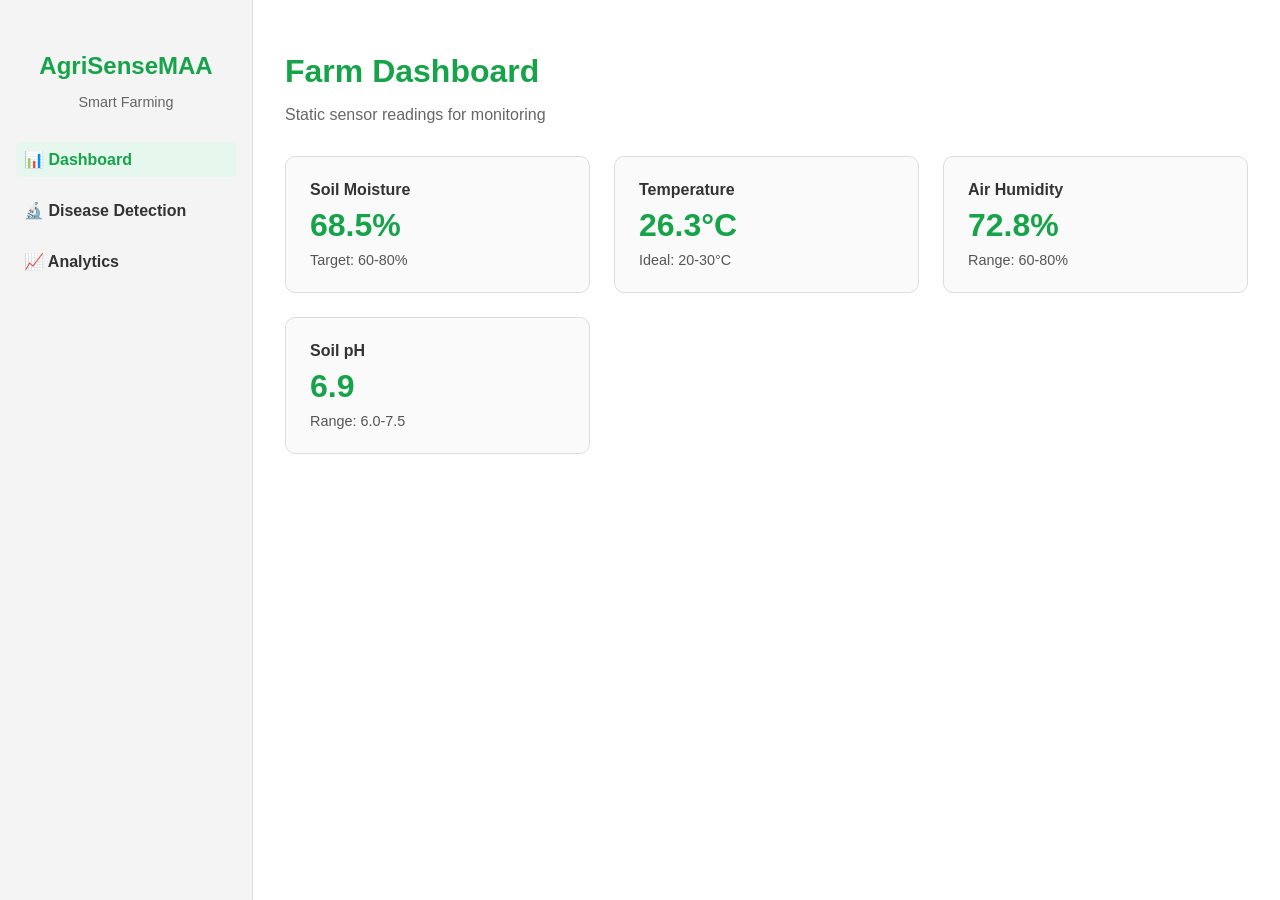
<file: templates/main.html>
<!DOCTYPE html>
<html lang="en">
<head>
  <meta charset="UTF-8">
  <meta name="viewport" content="width=device-width, initial-scale=1.0">
  <title>AgriSenseMAA Dashboard</title>
  <style>
    body {
      font-family: Arial, sans-serif;
      background: #ffffff;
      color: #333;
      margin: 0;
      padding: 0;
    }
    .container {
      display: flex;
      min-height: 100vh;
    }
    /* Sidebar */
    .sidebar {
      width: 220px;
      background: #f4f4f4;
      padding: 2rem 1rem;
      border-right: 1px solid #ddd;
    }
    .logo {
      margin-bottom: 2rem;
      text-align: center;
    }
    .logo h2 {
      color: #16a34a;
      margin-bottom: 0.3rem;
    }
    .logo p {
      font-size: 0.9rem;
      color: #666;
    }
    .nav-menu {
      list-style: none;
      padding: 0;
    }
    .nav-item {
      margin-bottom: 1rem;
    }
    .nav-link {
      text-decoration: none;
      color: #333;
      font-weight: bold;
      display: block;
      padding: 0.5rem;
      border-radius: 5px;
    }
    .nav-link.active, .nav-link:hover {
      background: #e6f7ed;
      color: #16a34a;
    }
    /* Main Content */
    .main-content {
      flex: 1;
      padding: 2rem;
    }
    .header h1 {
      color: #16a34a;
      margin-bottom: 0.3rem;
    }
    .header p {
      color: #666;
      margin-bottom: 2rem;
    }
    /* Sensor Cards */
    .sensor-grid {
      display: grid;
      grid-template-columns: repeat(auto-fit, minmax(250px, 1fr));
      gap: 1.5rem;
    }
    .sensor-card {
      background: #fafafa;
      border: 1px solid #ddd;
      border-radius: 10px;
      padding: 1.5rem;
    }
    .sensor-title {
      font-size: 1rem;
      font-weight: bold;
      margin-bottom: 0.5rem;
      color: #333;
    }
    .sensor-value {
      font-size: 2rem;
      font-weight: bold;
      margin-bottom: 0.5rem;
      color: #16a34a;
    }
    .sensor-range {
      font-size: 0.9rem;
      color: #555;
    }
  </style>
</head>
<body>
  <div class="container">
    <!-- Sidebar -->
    <nav class="sidebar">
      <div class="logo">
        <h2>AgriSenseMAA</h2>
        <p>Smart Farming</p>
      </div>
      <ul class="nav-menu">
        <li class="nav-item"><a href="#" class="nav-link active">📊 Dashboard</a></li>
        <li class="nav-item"><a href="#" class="nav-link">🔬 Disease Detection</a></li>
        <li class="nav-item"><a href="#" class="nav-link">📈 Analytics</a></li>
      </ul>
    </nav>

    <!-- Main Content -->
    <main class="main-content">
      <div class="header">
        <h1>Farm Dashboard</h1>
        <p>Static sensor readings for monitoring</p>
      </div>

      <!-- Sensor Cards -->
      <div class="sensor-grid">
        <div class="sensor-card">
          <div class="sensor-title">Soil Moisture</div>
          <div class="sensor-value">68.5%</div>
          <div class="sensor-range">Target: 60-80%</div>
        </div>
        <div class="sensor-card">
          <div class="sensor-title">Temperature</div>
          <div class="sensor-value">26.3°C</div>
          <div class="sensor-range">Ideal: 20-30°C</div>
        </div>
        <div class="sensor-card">
          <div class="sensor-title">Air Humidity</div>
          <div class="sensor-value">72.8%</div>
          <div class="sensor-range">Range: 60-80%</div>
        </div>
        <div class="sensor-card">
          <div class="sensor-title">Soil pH</div>
          <div class="sensor-value">6.9</div>
          <div class="sensor-range">Range: 6.0-7.5</div>
        </div>
      </div>
    </main>
  </div>
</body>
</html>
</file>
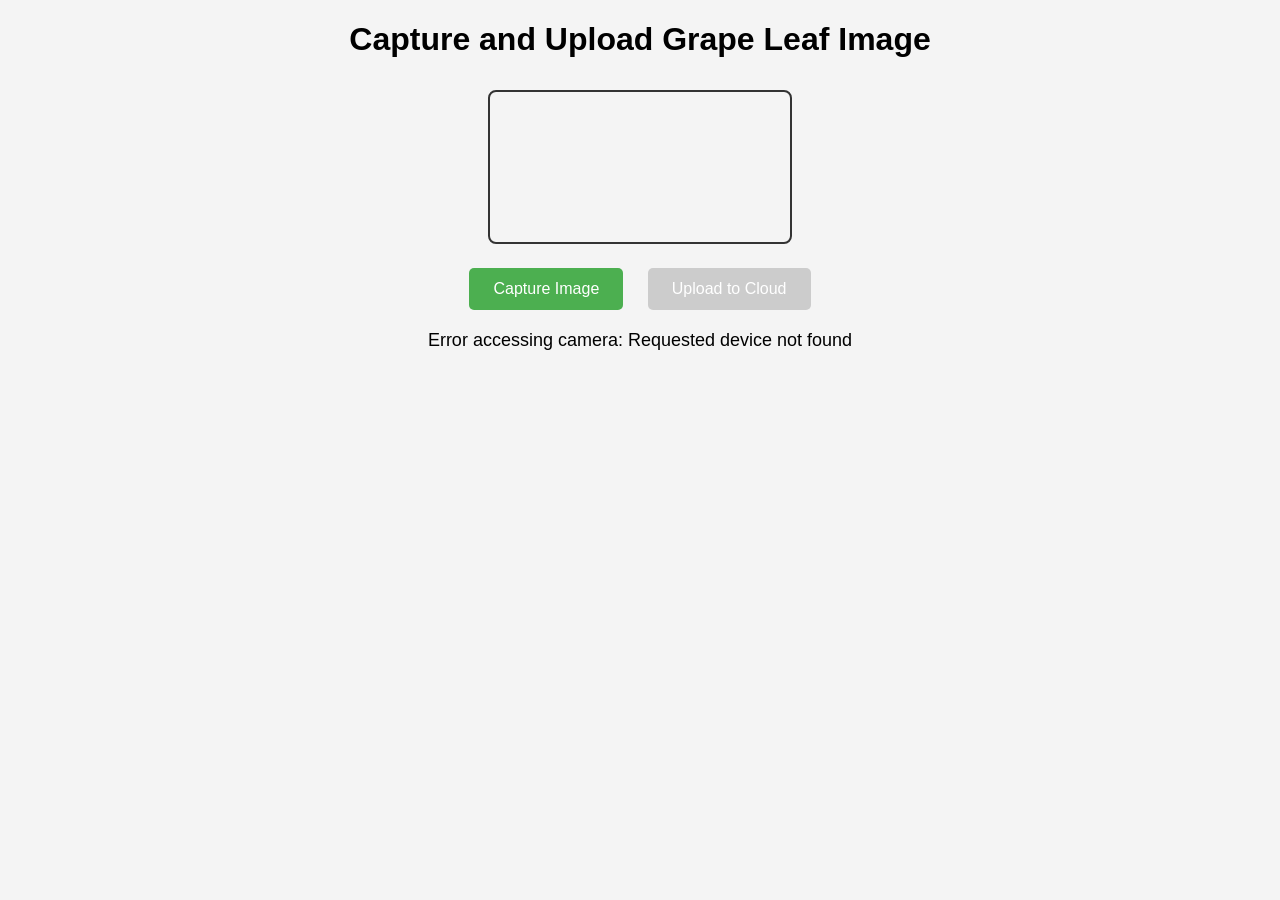
<file: templates/pic.html>
<!DOCTYPE html>
<html lang="en">
<head>
    <meta charset="UTF-8">
    <meta name="viewport" content="width=device-width, initial-scale=1.0">
    <title>Capture and Upload Grape Leaf Image</title>
    <style>
        body {
            font-family: Arial, sans-serif;
            text-align: center;
            margin: 20px;
            background-color: #f4f4f4;
        }
        video, canvas, img {
            max-width: 100%;
            height: auto;
            border: 2px solid #333;
            border-radius: 8px;
            margin: 10px 0;
        }
        button {
            padding: 12px 24px;
            font-size: 16px;
            margin: 10px;
            background-color: #4CAF50;
            color: white;
            border: none;
            border-radius: 5px;
            cursor: pointer;
        }
        button:disabled {
            background-color: #cccccc;
            cursor: not-allowed;
        }
        button:hover:not(:disabled) {
            background-color: #45a049;
        }
        #status, #imageUrl {
            font-size: 18px;
            margin: 10px 0;
        }
        #imageUrl a {
            color: #0066cc;
            text-decoration: none;
        }
        #imageUrl a:hover {
            text-decoration: underline;
        }
    </style>
</head>
<body>
    <h1>Capture and Upload Grape Leaf Image</h1>
    <video id="video" autoplay playsinline></video>
    <br>
    <button id="captureBtn">Capture Image</button>
    <button id="uploadBtn" disabled>Upload to Cloud</button>
    <br>
    <canvas id="canvas" style="display: none;"></canvas>
    <img id="preview" alt="Captured Image" style="display: none;">
    <p id="status"></p>
    <p id="imageUrl"></p>

    <script>
        // ImgBB API key (replace with your own)
        const IMGBB_API_KEY = '850c70cf1bf9468e892a326aa9fca270';

        // DOM elements
        const video = document.getElementById('video');
        const canvas = document.getElementById('canvas');
        const preview = document.getElementById('preview');
        const captureBtn = document.getElementById('captureBtn');
        const uploadBtn = document.getElementById('uploadBtn');
        const status = document.getElementById('status');
        const imageUrl = document.getElementById('imageUrl');

        // Access camera (prefer rear camera for grape leaf capture)
        navigator.mediaDevices.getUserMedia({ video: { facingMode: 'environment' } })
            .then(stream => {
                video.srcObject = stream;
            })
            .catch(err => {
                status.textContent = 'Error accessing camera: ' + err.message;
            });

        // Capture image
        captureBtn.addEventListener('click', () => {
            const context = canvas.getContext('2d');
            canvas.width = video.videoWidth;
            canvas.height = video.videoHeight;
            context.drawImage(video, 0, 0, canvas.width, canvas.height);
            preview.src = canvas.toDataURL('image/jpeg', 0.8);
            preview.style.display = 'block';
            uploadBtn.disabled = false;
            status.textContent = 'Image captured! Click "Upload to Cloud" to save.';
        });

        // Upload to ImgBB
        uploadBtn.addEventListener('click', () => {
            status.textContent = 'Uploading image...';
            const imageData = canvas.toDataURL('image/jpeg', 0.8);
            const formData = new FormData();
            formData.append('image', imageData.split(',')[1]); // Base64 image data
            formData.append('key', IMGBB_API_KEY);
            formData.append('name', `grape_leaf_${Date.now()}`);

            fetch('https://api.imgbb.com/1/upload', {
                method: 'POST',
                body: formData
            })
            .then(response => response.json())
            .then(data => {
                if (data.success) {
                    status.textContent = 'Image uploaded successfully!';
                    const url = data.data.url;
                    imageUrl.innerHTML = `Image URL: <a href="${url}" target="_blank">${url}</a>`;
                    uploadBtn.disabled = true;
                } else {
                    status.textContent = 'Upload failed: ' + data.error.message;
                }
            })
            .catch(err => {
                status.textContent = 'Upload failed: ' + err.message;
            });
        });
    </script>
</body>
</html>
</file>
